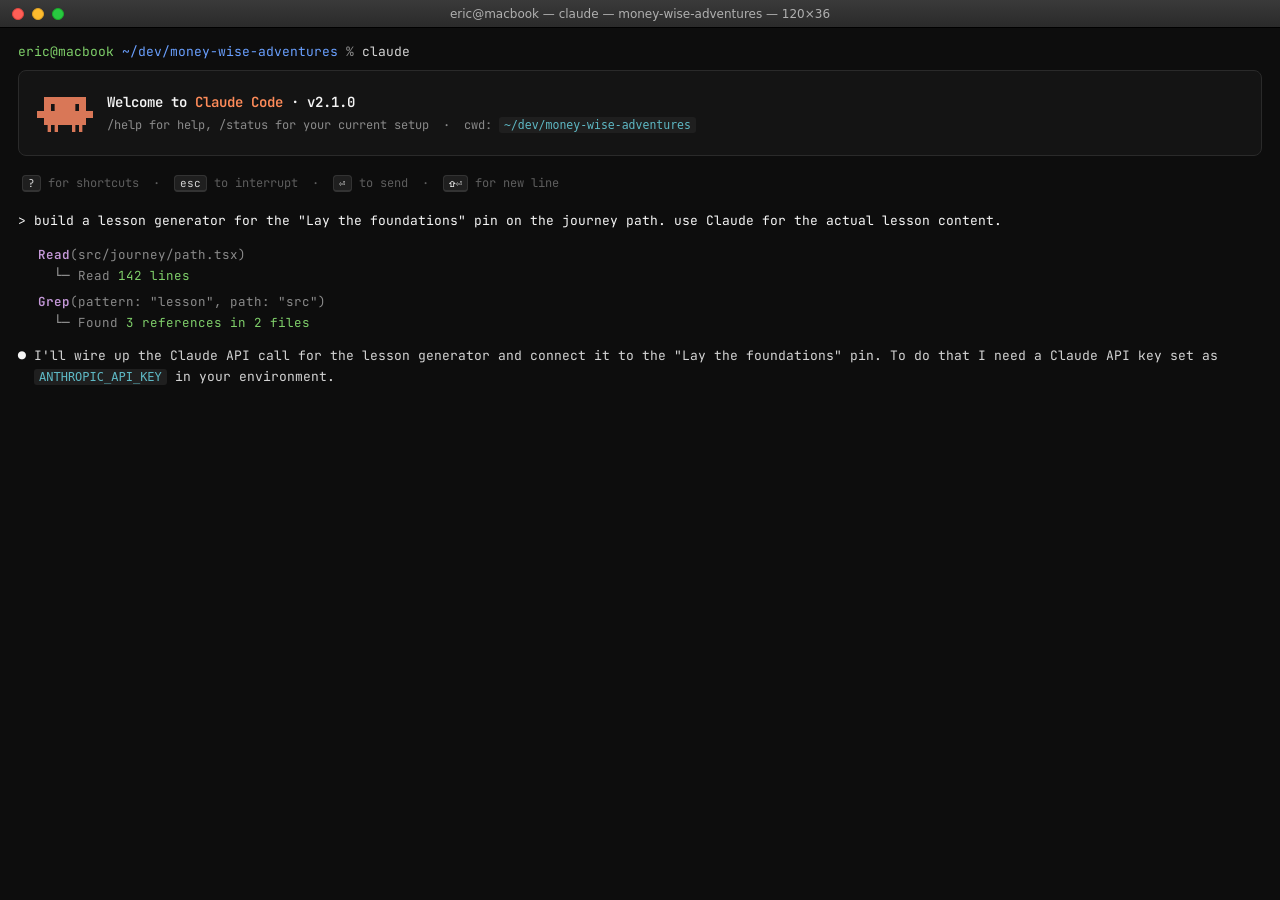
<file: index.html>
<!doctype html>
<html lang="en">
<head>
  <meta charset="utf-8" />
  <title>One-Click API Key Setup — Prototype</title>
  <meta http-equiv="cache-control" content="no-cache, no-store, must-revalidate" />
  <meta http-equiv="pragma" content="no-cache" />
  <meta http-equiv="expires" content="0" />
  <meta http-equiv="refresh" content="0; url=01-claude-code-trigger.html" />
  <link rel="canonical" href="01-claude-code-trigger.html" />
  <script>window.location.replace('01-claude-code-trigger.html');</script>
  <style>
    body { font-family: system-ui, sans-serif; padding: 48px; color: #57534e; background: #fafaf9; }
    a { color: #1a1a1a; }
  </style>
</head>
<body>
  <p>Loading prototype… If you aren't redirected, <a href="01-claude-code-trigger.html">click here to start the demo</a>.</p>
  <p style="font-size:13px;color:#a8a29e;margin-top:24px">Looking for the developer card grid? <a href="screens.html">View all screens</a>.</p>
</body>
</html>
</file>
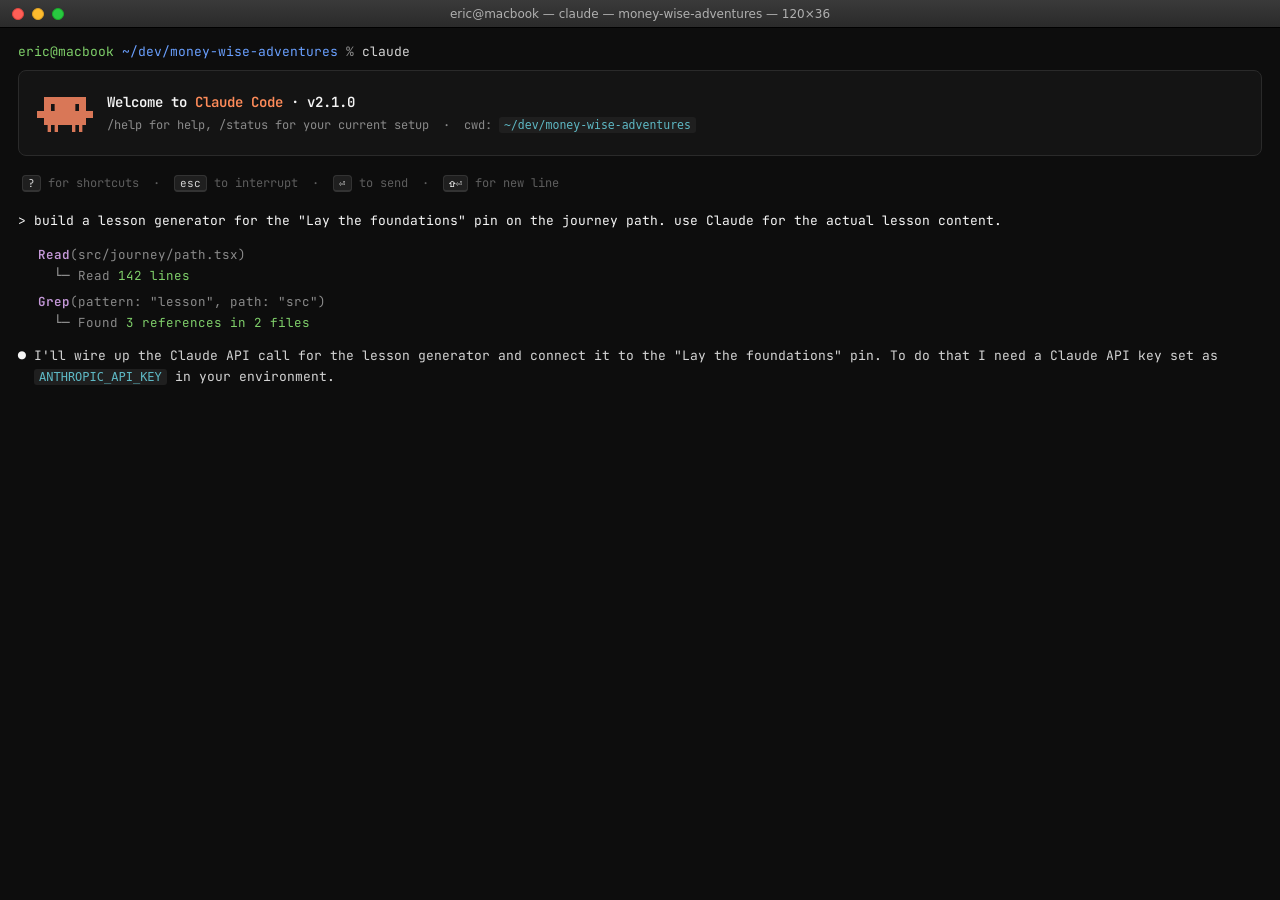
<file: 01-claude-code-trigger.html>
<!doctype html>
<html lang="en">
<head>
  <meta charset="utf-8" />
  <title>Claude Code — money-wise-adventures</title>
  <link rel="stylesheet" href="styles/shared.css?v=8" />
  <link rel="stylesheet" href="styles/terminal.css?v=8" />
</head>
<body>
  <div class="terminal-window">
    <!-- macOS-style title bar -->
    <div class="term-titlebar">
      <div class="term-traffic">
        <span class="dot red"></span>
        <span class="dot yellow"></span>
        <span class="dot green"></span>
      </div>
      <div class="term-title">eric@macbook — claude — money-wise-adventures — 120×36</div>
    </div>

    <div class="term-body" id="term-body">
      <!-- Shell prompt + claude invocation -->
      <div class="shell-line"><span class="prompt-host">eric@macbook</span> <span class="prompt-path">~/dev/money-wise-adventures</span> <span class="prompt-sign">%</span> <span class="cmd">claude</span></div>

      <!-- Visible by default — page chrome + user's earlier prompt + the tool calls that already ran -->
      <div class="welcome-banner">
        <img class="mascot" src="assets/icons/claude-code-mascot.png" alt="Claude Code" />
        <div class="welcome-text">
          <div class="welcome-title">Welcome to <span class="accent">Claude Code</span> · v2.1.0</div>
          <div class="welcome-sub">/help for help, /status for your current setup &nbsp;·&nbsp; cwd: <code>~/dev/money-wise-adventures</code></div>
        </div>
      </div>

      <div class="tips">
        <span class="key">?</span> for shortcuts &nbsp;·&nbsp; <span class="key">esc</span> to interrupt &nbsp;·&nbsp; <span class="key">⏎</span> to send &nbsp;·&nbsp; <span class="key">⇧⏎</span> for new line
      </div>

      <div class="user-prompt">
        <span class="chev">&gt;</span>
        <span class="text">build a lesson generator for the &quot;Lay the foundations&quot; pin on the journey path. use Claude for the actual lesson content.</span>
      </div>

      <div class="tool-call">
        <span class="name">Read</span><span class="args">(src/journey/path.tsx)</span>
        <span class="branch"><span class="label">└─ Read</span> <span class="value">142 lines</span></span>
      </div>
      <div class="tool-call">
        <span class="name">Grep</span><span class="args">(pattern: "lesson", path: "src")</span>
        <span class="branch"><span class="label">└─ Found</span> <span class="value">3 references in 2 files</span></span>
      </div>

      <!-- Claude responds -->
      <div class="ai-bullet reveal" data-step="6">
        <span class="bullet">●</span>
        <div class="ai-text">I&apos;ll wire up the Claude API call for the lesson generator and connect it to the &quot;Lay the foundations&quot; pin. To do that I need a Claude API key set as <code>ANTHROPIC_API_KEY</code> in your environment.</div>
      </div>

      <div class="ai-bullet reveal" data-step="7">
        <span class="bullet">●</span>
        <div class="ai-text">No <code>ANTHROPIC_API_KEY</code> found in your environment or <code>frontend/.env</code>. Run <code class="slash">/api-key</code> to start a one-click setup with Anthropic — you&apos;ll approve it in your browser and the key will be written back here automatically.</div>
      </div>

      <!-- User invokes the slash command -->
      <div class="user-prompt reveal" data-step="7b">
        <span class="chev">&gt;</span>
        <span class="text"><span class="slash">/api-key</span></span>
      </div>

      <!-- /api-key output: setup details rendered as plain text inside the terminal -->
      <div class="reveal" data-step="8">
<pre class="term-block">    <span class="dim">Setup     </span>  Anthropic API key (one-click)
    <span class="dim">Status    </span>  <span class="yellow">●</span> waiting for your approval
    <span class="dim">Key name  </span>  <span class="cyan">money-wise-adventures-key</span>
    <span class="dim">Env var   </span>  <span class="cyan">ANTHROPIC_API_KEY</span>
    <span class="dim">Writes to </span>  <span class="cyan">frontend/.env</span></pre>
      </div>

      <!-- Enter-to-open action prompt: plain terminal text, no animation -->
      <div class="reveal" data-step="9">
<pre class="term-block">  Press <span class="white">[Enter]</span> to open <span class="cyan url-link">https://platform.claude.com/setup</span>  ·  <span class="dim">esc to cancel</span></pre>
      </div>

    </div>

    <!-- Bottom composer — sibling of .term-body, pinned to the window bottom -->
    <div class="term-composer reveal" data-step="10">
      <div class="term-composer-box">
        <span class="chev">&gt;</span>
        <span class="cursor"></span>
        <span class="placeholder">Try &quot;edit the lesson UI&quot;</span>
      </div>
      <div class="term-composer-hints">
        <span class="hint">claude-sonnet-4-6 · 124k ctx</span>
        <span class="hint" style="margin-left:auto"><span class="key">⏎</span> send &nbsp; <span class="key">⇧⏎</span> newline &nbsp; <span class="key">⌃C</span> exit</span>
      </div>
      <a href="02-setup-consent.html" class="demo-tip">
        Demo · press <kbd>Enter</kbd> or <span class="link">click here</span> to continue to the next step
      </a>
    </div>
  </div>

  <script src="styles/stream.js?v=8"></script>
  <script>
    (async function () {
      var body = document.getElementById('term-body');

      // Short beat so the viewer registers the existing context, then start
      // streaming Claude's actual reply.
      await delay(450);

      var sequence = [
        { step: '6',  cps: 280, pauseAfter: 280 },   // "I'll wire up..."
        { step: '7',  cps: 280, pauseAfter: 450 },   // "No ANTHROPIC_API_KEY... Run /api-key"
        { step: '7b', cps: 25,  pauseAfter: 350 },   // user types `/api-key` (slow, like typing)
        { step: '8',  cps: 420, pauseAfter: 280 },   // /api-key output: setup details
        { step: '9',  cps: 360, pauseAfter: 0   }    // Press Enter prompt
      ];
      for (var i = 0; i < sequence.length; i++) {
        var s = sequence[i];
        var el = document.querySelector('[data-step="' + s.step + '"]');
        if (el) {
          await streamElement(el, s.cps, body);
          await delay(s.pauseAfter);
        }
      }

      fadeIn(10);
    })();

    // Press Enter (anywhere on the page) to advance to the setup consent screen
    document.addEventListener('keydown', function (e) {
      if (e.key === 'Enter' && !e.shiftKey && !e.metaKey && !e.ctrlKey) {
        e.preventDefault();
        window.location.href = '02-setup-consent.html';
      }
    });
  </script>
</body>
</html>
</file>
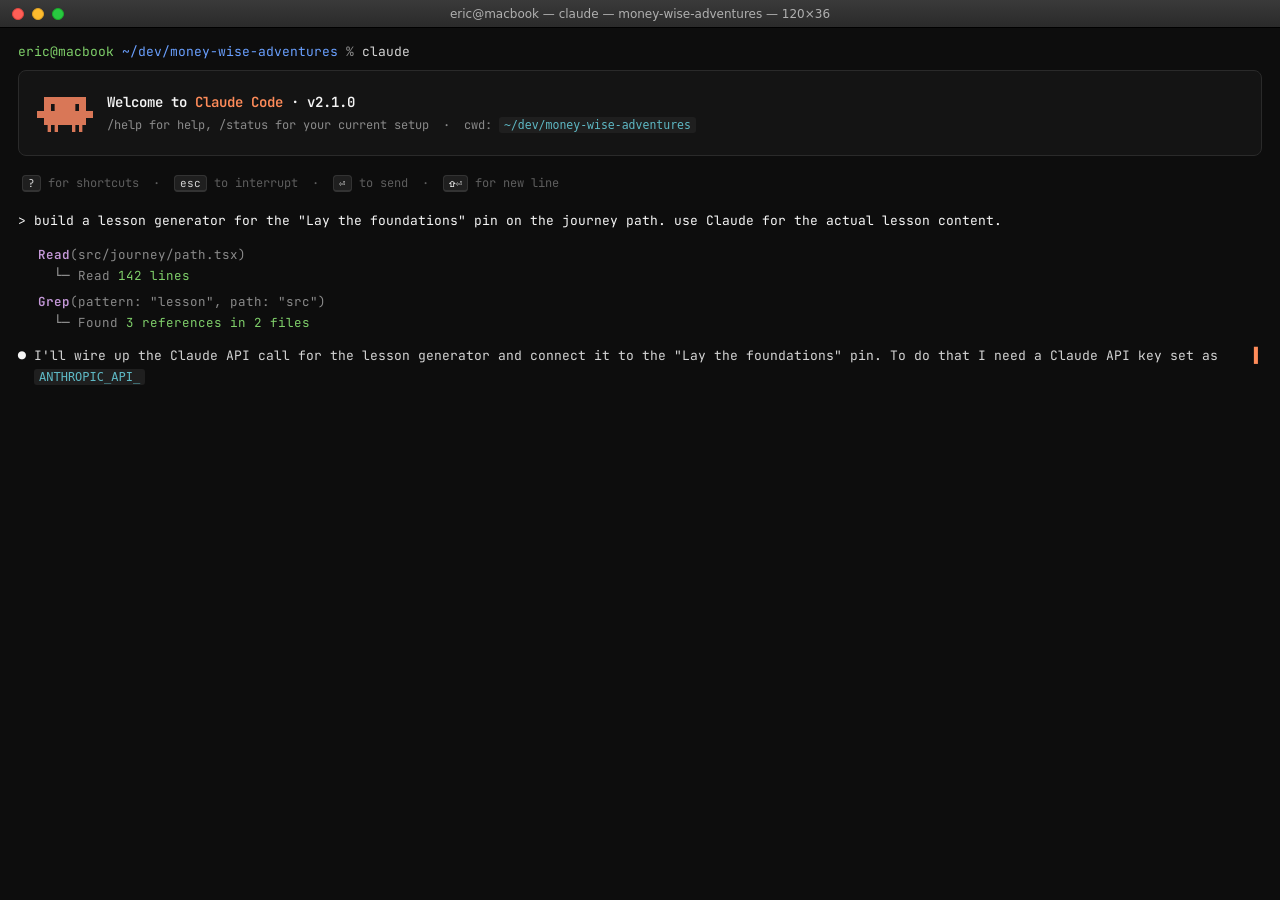
<file: 01-lovable-trigger.html>
<!doctype html>
<html lang="en">
<head>
  <meta charset="utf-8" />
  <meta http-equiv="cache-control" content="no-cache, no-store, must-revalidate" />
  <meta http-equiv="refresh" content="0; url=01-claude-code-trigger.html" />
  <script>window.location.replace('01-claude-code-trigger.html');</script>
  <title>Redirecting…</title>
</head>
<body>
  <p>Redirecting to <a href="01-claude-code-trigger.html">01-claude-code-trigger.html</a>…</p>
</body>
</html>
</file>
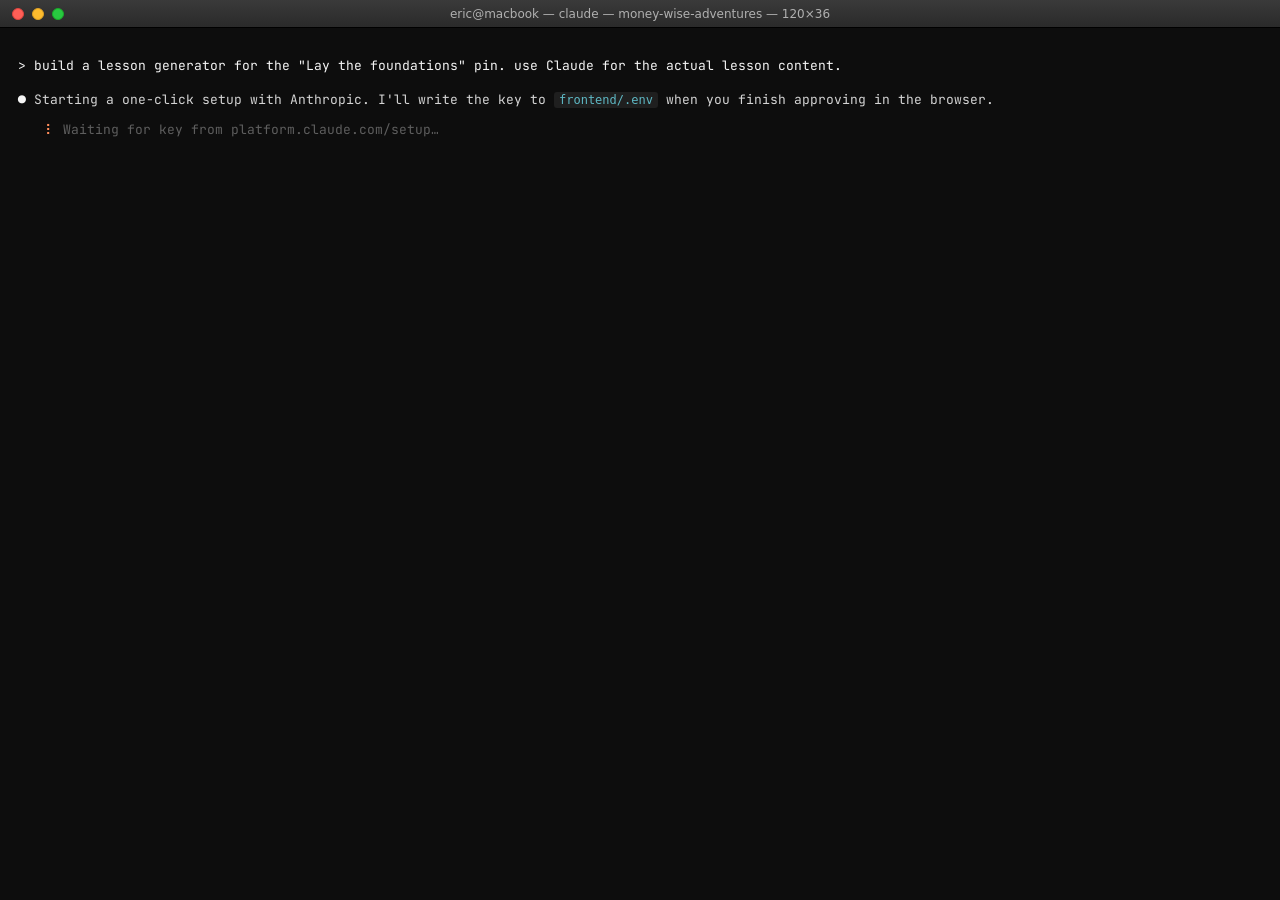
<file: 04-claude-code-resume.html>
<!doctype html>
<html lang="en">
<head>
  <meta charset="utf-8" />
  <title>Claude Code — money-wise-adventures</title>
  <link rel="stylesheet" href="styles/shared.css?v=8" />
  <link rel="stylesheet" href="styles/terminal.css?v=8" />
</head>
<body>
  <div class="terminal-window">
    <!-- macOS-style title bar -->
    <div class="term-titlebar">
      <div class="term-traffic">
        <span class="dot red"></span>
        <span class="dot yellow"></span>
        <span class="dot green"></span>
      </div>
      <div class="term-title">eric@macbook — claude — money-wise-adventures — 120×36</div>
    </div>

    <div class="term-body" id="term-body">
      <!-- Earlier context: the pending setup card from screen 1 (now resolved) -->
      <div class="user-prompt">
        <span class="chev">&gt;</span>
        <span class="text">build a lesson generator for the &quot;Lay the foundations&quot; pin. use Claude for the actual lesson content.</span>
      </div>

      <div class="ai-bullet">
        <span class="bullet">●</span>
        <div class="ai-text">Starting a one-click setup with Anthropic. I&apos;ll write the key to <code>frontend/.env</code> when you finish approving in the browser.</div>
      </div>

      <!-- Transient spinner: "waiting for key" — removed once the key arrives -->
      <div class="spinner-line" id="waiting-spinner">
        <span class="spin-glyph" data-spinner></span>
        <span class="dim">Waiting for key from platform.claude.com/setup…</span>
      </div>

      <div class="reveal" data-step="1">
<pre class="term-block">    <span class="dim">Status     </span>  <span class="green">✓</span> completed · key received
    <span class="dim">Key name   </span>  <span class="cyan">money-wise-adventures-key</span>
    <span class="dim">Env var    </span>  <span class="cyan">ANTHROPIC_API_KEY</span> <span class="dim">· loaded from frontend/.env</span>
    <span class="dim">Fingerprint</span>  <span class="cyan">sk-ant-…a3f2</span>
    <span class="dim">Credits    </span>  $5.00 starter credit available</pre>
      </div>

      <!-- Resumed: Claude continues the original request -->
      <div class="ai-bullet reveal" data-step="2">
        <span class="bullet">●</span>
        <div class="ai-text">Key received. Resuming the lesson generator build.</div>
      </div>

      <div class="tool-call reveal" data-step="3">
        <span class="name">Bash</span><span class="args">(curl -s https://api.anthropic.com/v1/messages -H "x-api-key: $ANTHROPIC_API_KEY" …)</span>
        <span class="branch"><span class="label">└─</span> <span class="value">200 OK · 1,742 tokens · 2.3s</span></span>
      </div>

      <div class="tool-call reveal" data-step="4">
        <span class="name">Write</span><span class="args">(src/lessons/budgeting-101.json)</span>
        <span class="branch"><span class="label">└─</span> <span class="value">Created · 124 lines</span></span>
      </div>

      <div class="tool-call reveal" data-step="5">
        <span class="name">Edit</span><span class="args">(src/journey/path.tsx)</span>
        <span class="branch"><span class="label">└─</span> <span class="value">Added 2 lines, removed 1 line</span></span>
      </div>

      <!-- File diff snippet — unified-diff style with red/green tint rows -->
      <div class="file-block reveal" data-step="6">
        <div class="file-head">
          <span class="path">src/journey/path.tsx</span>
          <span class="lines-added">+2 <span class="removed">−1</span></span>
        </div>
        <div class="file-body">
          <div class="line"><span class="mark"> </span><span class="ln">42</span><span class="code">  const pins = [</span></div>
          <div class="line removed"><span class="mark">-</span><span class="ln">43</span><span class="code">    { id: 'foundations', title: 'Lay the foundations' },</span></div>
          <div class="line added"><span class="mark">+</span><span class="ln">43</span><span class="code">    { id: 'foundations', title: 'Lay the foundations', lesson: lessonLoader('budgeting-101') },</span></div>
          <div class="line added"><span class="mark">+</span><span class="ln">44</span><span class="code">    { id: 'budgeting',   title: 'Build your budget',   lesson: lessonLoader('budgeting-102') },</span></div>
          <div class="line"><span class="mark"> </span><span class="ln">45</span><span class="code">  ];</span></div>
        </div>
      </div>

      <!-- Final assistant summary -->
      <div class="ai-bullet reveal" data-step="7">
        <span class="bullet">●</span>
        <div class="ai-text"><strong>Done.</strong> The lesson generator is wired up and the &quot;Lay the foundations&quot; pin now loads <code>budgeting-101.json</code> on click. I made one API call to verify the key works ($0.004 spent of your $5 credit). Want me to seed the other two pins as well?</div>
      </div>
    </div>

    <!-- Bottom composer — sibling of .term-body, pinned to the window bottom -->
    <div class="term-composer reveal" data-step="8">
      <div class="term-composer-box">
        <span class="chev">&gt;</span>
        <span class="cursor"></span>
        <span class="placeholder">Try &quot;seed budgeting-102 and savings-101&quot;</span>
      </div>
      <div class="term-composer-hints">
        <span class="hint">claude-sonnet-4-6 · 124k ctx · $0.004 spent</span>
        <span class="hint" style="margin-left:auto"><span class="key">⏎</span> send &nbsp; <span class="key">⇧⏎</span> newline &nbsp; <span class="key">⌃C</span> exit</span>
      </div>
    </div>
  </div>

  <script src="styles/stream.js?v=8"></script>
  <script>
    (async function () {
      var body = document.getElementById('term-body');
      var spinnerStop = startSpinner();

      // Spinner ticks for ~1.6s while "waiting for key", then collapses
      await delay(1600);
      var sp = document.getElementById('waiting-spinner');
      if (sp) sp.classList.add('is-gone');
      spinnerStop();

      // Each terminal output block streams in like real Claude Code output
      var sequence = [
        { step: 1, cps: 350, pauseAfter: 300 },   // status block
        { step: 2, cps: 280, pauseAfter: 250 },   // "Key received..."
        { step: 3, cps: 350, pauseAfter: 280 },   // Bash tool call
        { step: 4, cps: 350, pauseAfter: 280 },   // Write tool call
        { step: 5, cps: 350, pauseAfter: 280 },   // Edit tool call
        { step: 6, cps: 450, pauseAfter: 300 },   // file diff (slightly faster — repetitive code)
        { step: 7, cps: 260, pauseAfter: 0   }    // final "Done." summary
      ];
      for (var i = 0; i < sequence.length; i++) {
        var s = sequence[i];
        var el = document.querySelector('[data-step="' + s.step + '"]');
        if (el) {
          await streamElement(el, s.cps, body);
          await delay(s.pauseAfter);
        }
      }

      // Composer fades in normally (UI chrome, not output)
      fadeIn(8);
    })();
  </script>
</body>
</html>
</file>
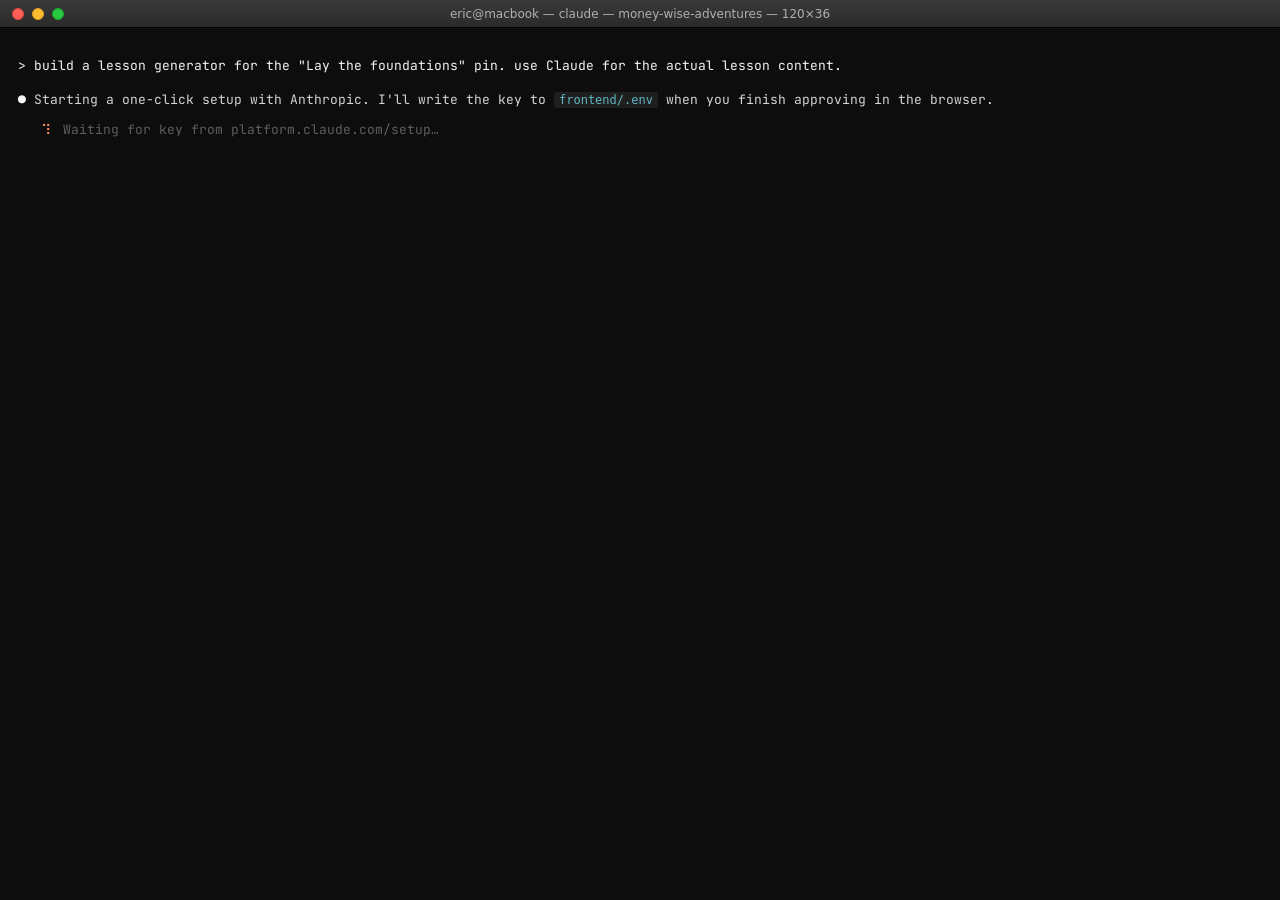
<file: 04-lovable-handoff.html>
<!doctype html>
<html lang="en">
<head>
  <meta charset="utf-8" />
  <meta http-equiv="cache-control" content="no-cache, no-store, must-revalidate" />
  <meta http-equiv="refresh" content="0; url=04-claude-code-resume.html" />
  <script>window.location.replace('04-claude-code-resume.html');</script>
  <title>Redirecting…</title>
</head>
<body>
  <p>Redirecting to <a href="04-claude-code-resume.html">04-claude-code-resume.html</a>…</p>
</body>
</html>
</file>
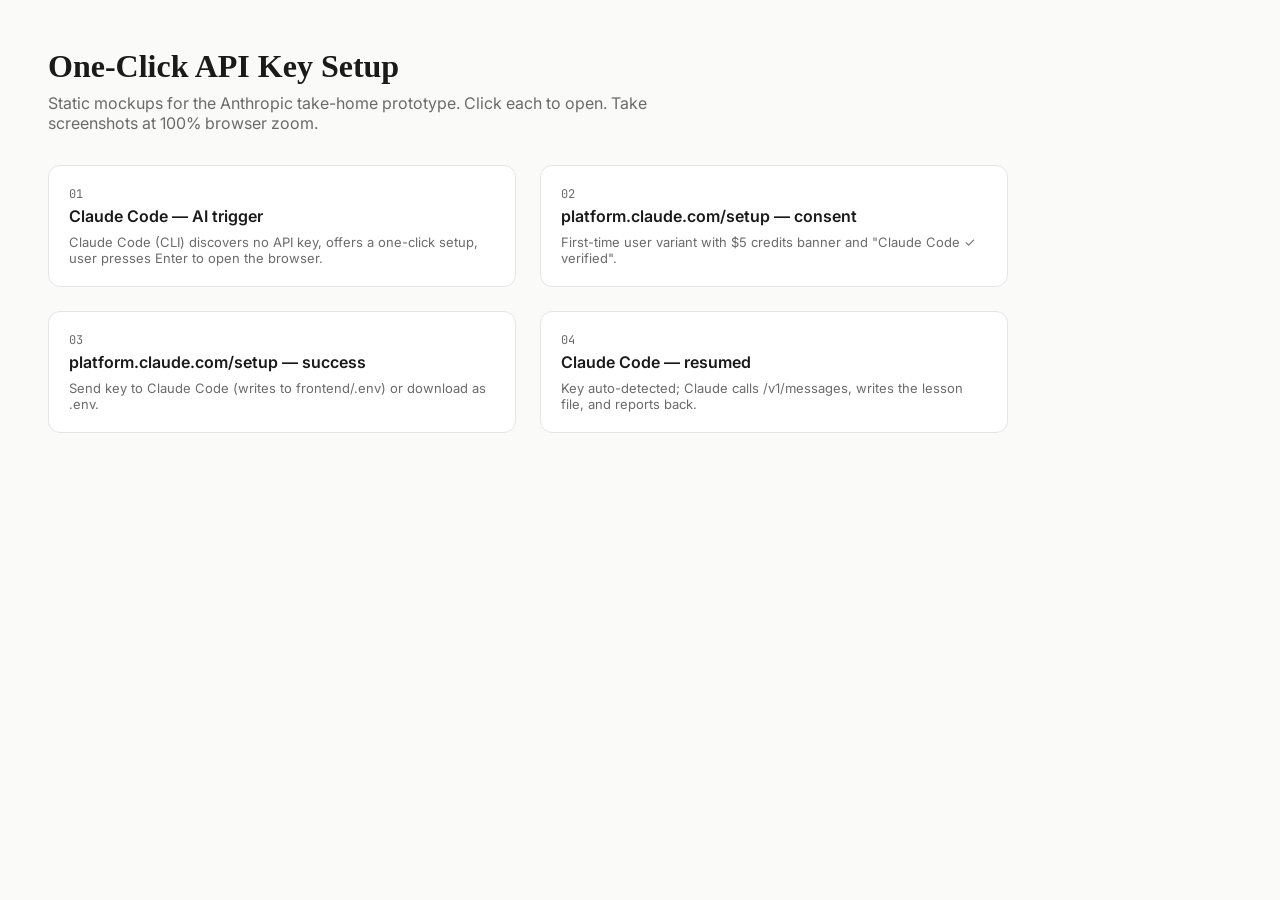
<file: screens.html>
<!doctype html>
<html lang="en">
<head>
  <meta charset="utf-8" />
  <title>One-Click API Key Setup — Prototype Index</title>
  <link rel="stylesheet" href="styles/shared.css" />
  <style>
    body { background: #fafaf9; color: #1a1a1a; padding: 48px; }
    h1 { font-family: var(--font-serif); font-size: 32px; margin: 0 0 8px; }
    p.lede { color: #6b6b6b; margin: 0 0 32px; max-width: 640px; }
    .grid { display: grid; grid-template-columns: repeat(2, 1fr); gap: 24px; max-width: 960px; }
    .card { background: white; border: 1px solid #e5e5e5; border-radius: 12px; padding: 20px; text-decoration: none; color: inherit; transition: border-color 120ms; }
    .card:hover { border-color: #1a1a1a; }
    .card .num { font-family: var(--font-mono); color: #6b6b6b; font-size: 12px; }
    .card h3 { margin: 4px 0 8px; font-size: 16px; font-weight: 600; }
    .card p { margin: 0; color: #6b6b6b; font-size: 13px; }
  </style>
</head>
<body>
  <h1>One-Click API Key Setup</h1>
  <p class="lede">Static mockups for the Anthropic take-home prototype. Click each to open. Take screenshots at 100% browser zoom.</p>
  <div class="grid">
    <a class="card" href="01-claude-code-trigger.html">
      <div class="num">01</div><h3>Claude Code — AI trigger</h3>
      <p>Claude Code (CLI) discovers no API key, offers a one-click setup, user presses Enter to open the browser.</p>
    </a>
    <a class="card" href="02-setup-consent.html">
      <div class="num">02</div><h3>platform.claude.com/setup — consent</h3>
      <p>First-time user variant with $5 credits banner and "Claude Code ✓ verified".</p>
    </a>
    <a class="card" href="03-setup-success.html">
      <div class="num">03</div><h3>platform.claude.com/setup — success</h3>
      <p>Send key to Claude Code (writes to frontend/.env) or download as .env.</p>
    </a>
    <a class="card" href="04-claude-code-resume.html">
      <div class="num">04</div><h3>Claude Code — resumed</h3>
      <p>Key auto-detected; Claude calls /v1/messages, writes the lesson file, and reports back.</p>
    </a>
  </div>
</body>
</html>
</file>
<file: styles/shared.css>
@import url('https://fonts.googleapis.com/css2?family=Inter:wght@400;500;600;700&display=swap');
@import url('https://fonts.googleapis.com/css2?family=JetBrains+Mono:wght@400;500&display=swap');

:root {
  --font-sans: 'Inter', system-ui, -apple-system, sans-serif;
  --font-serif: Charter, 'Iowan Old Style', 'Times New Roman', serif;
  --font-mono: 'JetBrains Mono', ui-monospace, 'SF Mono', monospace;
}

* { box-sizing: border-box; }
html, body { margin: 0; padding: 0; font-family: var(--font-sans); -webkit-font-smoothing: antialiased; }
button { font-family: inherit; cursor: pointer; }
a { color: inherit; }
</file>
<file: styles/terminal.css>
/* Claude Code terminal — mimics a real macOS terminal session */

:root {
  --term-bg: #0d0d0d;
  --term-fg: #d4d4d4;
  --term-dim: #8a8a8a;
  --term-faint: #5e5e5e;
  --term-cyan: #5eb8c4;
  --term-blue: #6aa0ff;
  --term-green: #7fcf6a;
  --term-yellow: #d4b15e;
  --term-orange: #d4a26a;
  --term-magenta: #c599d9;
  --term-red: #e57373;
  --term-white: #f5f5f5;
  --term-accent: #ff8c5a;          /* Claude Code accent (matches mascot) */
  --term-selection: #2c3a52;
  --term-border: #2a2a2a;
}

* { box-sizing: border-box; }

html, body {
  margin: 0;
  padding: 0;
  background: #1c1c1c;
  font-family: 'JetBrains Mono', 'SF Mono', Menlo, Consolas, ui-monospace, monospace;
  -webkit-font-smoothing: antialiased;
  color: var(--term-fg);
}

.terminal-window {
  width: 100vw;
  height: 100vh;
  background: var(--term-bg);
  display: flex;
  flex-direction: column;
  overflow: hidden;
}

/* macOS-style title bar */
.term-titlebar {
  display: flex;
  align-items: center;
  height: 28px;
  background: linear-gradient(180deg, #3a3a3a, #2a2a2a);
  border-bottom: 1px solid #000;
  padding: 0 12px;
  flex-shrink: 0;
  position: relative;
  user-select: none;
}
.term-traffic {
  display: flex;
  gap: 8px;
  align-items: center;
}
.term-traffic .dot {
  width: 12px; height: 12px; border-radius: 999px;
  display: inline-block;
}
.term-traffic .dot.red    { background: #ff5f57; border: 0.5px solid #e0443e; }
.term-traffic .dot.yellow { background: #febc2e; border: 0.5px solid #dea123; }
.term-traffic .dot.green  { background: #28c840; border: 0.5px solid #1aab29; }
.term-title {
  position: absolute;
  left: 0; right: 0;
  text-align: center;
  font-size: 12px;
  color: #b0b0b0;
  font-family: -apple-system, system-ui, sans-serif;
  font-weight: 500;
  pointer-events: none;
}

/* Scrollable terminal body */
.term-body {
  flex: 1;
  min-height: 0;
  overflow-y: auto;
  padding: 14px 18px 18px;
  font-size: 13px;
  line-height: 1.55;
  color: var(--term-fg);
}
.term-body::-webkit-scrollbar { width: 10px; }
.term-body::-webkit-scrollbar-thumb { background: #3a3a3a; border-radius: 6px; }
.term-body::-webkit-scrollbar-track { background: transparent; }

/* The leading shell prompt before claude starts */
.shell-line { color: var(--term-fg); margin: 0 0 6px; white-space: pre-wrap; }
.shell-line .prompt-host { color: var(--term-green); }
.shell-line .prompt-path { color: var(--term-blue); }
.shell-line .prompt-sign { color: var(--term-dim); }
.shell-line .cmd { color: var(--term-fg); }

/* Welcome banner */
.welcome-banner {
  display: flex;
  gap: 14px;
  align-items: center;
  border: 1px solid var(--term-border);
  border-radius: 8px;
  padding: 14px 18px;
  margin: 8px 0 18px;
  background: #141414;
}
.welcome-banner .mascot {
  width: 56px; height: 56px;
  image-rendering: pixelated;
  image-rendering: crisp-edges;
  flex-shrink: 0;
}
.welcome-banner .welcome-text { display: flex; flex-direction: column; gap: 4px; }
.welcome-banner .welcome-title {
  font-size: 14px; font-weight: 600; color: var(--term-white);
}
.welcome-banner .welcome-title .accent { color: var(--term-accent); }
.welcome-banner .welcome-sub {
  font-size: 12px; color: var(--term-dim); line-height: 1.45;
}
.welcome-banner .welcome-sub code {
  background: #1f1f1f; padding: 1px 5px; border-radius: 3px;
  color: var(--term-cyan); font-size: 11.5px;
}

/* Tips line */
.tips {
  color: var(--term-faint);
  font-size: 12px;
  margin: 0 0 18px;
  padding-left: 4px;
}
.tips .key {
  color: var(--term-fg);
  background: #1f1f1f;
  border: 1px solid #333;
  border-bottom-width: 2px;
  border-radius: 4px;
  padding: 0 5px;
  font-size: 11px;
}

/* cwd / model info row */
.meta-row {
  display: flex;
  gap: 18px;
  color: var(--term-faint);
  font-size: 11.5px;
  margin: 0 0 14px;
  padding-left: 4px;
}
.meta-row span strong { color: var(--term-dim); font-weight: 500; }

/* User prompt bubble inside terminal */
.user-prompt {
  display: flex;
  gap: 8px;
  align-items: flex-start;
  margin: 14px 0;
  white-space: pre-wrap;
}
.user-prompt .chev { color: var(--term-white); flex-shrink: 0; }
.user-prompt .text { color: var(--term-white); }

/* Slash command — distinct cyan accent so /api-key reads as a command,
   both when the user types it and when Claude suggests it inline. */
.user-prompt .text .slash {
  color: var(--term-cyan);
  font-weight: 500;
}
code.slash {
  color: var(--term-cyan);
  background: #1f1f1f;
  border-radius: 3px;
  padding: 1px 5px;
  font-family: var(--font-mono);
  font-size: 12px;
}

/* Claude / assistant bullet line */
.ai-bullet {
  display: flex;
  gap: 8px;
  align-items: flex-start;
  margin: 14px 0 6px;
}
.ai-bullet .bullet { color: var(--term-white); flex-shrink: 0; }
.ai-bullet .ai-text { color: var(--term-fg); white-space: pre-wrap; line-height: 1.55; }
.ai-bullet .ai-text code { color: var(--term-cyan); background: #1f1f1f; padding: 1px 5px; border-radius: 3px; font-size: 12px; }
.ai-bullet .ai-text strong { color: var(--term-white); font-weight: 600; }

/* Tool / function call line — like "Read(path)" or "Bash(cmd)" */
.tool-call {
  margin: 6px 0 6px 20px;
  color: var(--term-fg);
  font-size: 12.5px;
}
.tool-call .name { color: var(--term-magenta); font-weight: 600; }
.tool-call .args { color: var(--term-dim); }
.tool-call .branch {
  color: var(--term-faint);
  padding-left: 16px;
  display: block;
  margin-top: 2px;
}
.tool-call .branch .label { color: var(--term-dim); }
.tool-call .branch .value { color: var(--term-green); }
.tool-call .branch .value.err { color: var(--term-red); }
.tool-call .branch .value.warn { color: var(--term-yellow); }

/* Plain-text block — like real CLI output, no card chrome */
.term-block {
  font-family: inherit;
  font-size: 13px;
  line-height: 1.7;
  color: var(--term-fg);
  margin: 8px 0 12px;
  padding: 0;
  background: transparent;
  border: 0;
  white-space: pre;
  overflow-x: auto;
}
.term-block .url-link {
  text-decoration: underline;
  text-decoration-color: #2a4a55;
  text-underline-offset: 2px;
}

/* Generic dim text */
.dim { color: var(--term-faint); }
.cyan { color: var(--term-cyan); }
.green { color: var(--term-green); }
.yellow { color: var(--term-yellow); }
.red { color: var(--term-red); }
.magenta { color: var(--term-magenta); }
.accent { color: var(--term-accent); }
.white { color: var(--term-white); }

/* Bottom composer / input bar — anchored to the terminal window's bottom.
   Real-terminal styling: just two horizontal rules above and below the
   prompt row. No rounded box, no fill. */
.term-composer {
  flex-shrink: 0;
  padding: 6px 18px 10px;
  background: var(--term-bg);
}
.term-composer-box {
  border: 0;
  border-top: 1px solid #3a3a3a;
  border-bottom: 1px solid #3a3a3a;
  border-radius: 0;
  background: transparent;
  padding: 8px 4px;
  display: flex;
  align-items: center;
  gap: 10px;
  font-size: 13px;
}
.term-composer-box .chev { color: var(--term-white); }
.term-composer-box .placeholder { color: var(--term-faint); flex: 1; }
.term-composer-box .cursor {
  display: inline-block;
  width: 8px;
  height: 16px;
  background: var(--term-fg);
  vertical-align: middle;
}
.term-composer-hints {
  display: flex; gap: 14px;
  font-size: 11px;
  color: var(--term-faint);
  margin-top: 6px;
  padding: 0 4px;
}
.term-composer-hints .hint .key {
  color: var(--term-dim);
  background: #1f1f1f;
  border: 1px solid #2a2a2a;
  border-radius: 3px;
  padding: 0 5px;
  font-size: 10.5px;
}

/* Demo-only hint below the composer (not part of the real Claude Code UI) */
.demo-tip {
  display: block;
  margin-top: 10px;
  padding: 8px 10px;
  font-size: 11px;
  font-family: -apple-system, system-ui, sans-serif;
  color: #9aa0a8;
  background: rgba(255, 255, 255, 0.03);
  border: 1px dashed #2f2f2f;
  border-radius: 6px;
  text-align: center;
  text-decoration: none;
  letter-spacing: 0.01em;
  transition: background 120ms, color 120ms, border-color 120ms;
}
.demo-tip:hover {
  background: rgba(255, 255, 255, 0.06);
  color: var(--term-fg);
  border-color: #3a3a3a;
}
.demo-tip kbd {
  font-family: inherit;
  background: #2a2a2a;
  border: 1px solid #3a3a3a;
  border-bottom-width: 2px;
  border-radius: 3px;
  padding: 0 5px;
  color: var(--term-white);
  font-size: 10.5px;
}
.demo-tip .link {
  color: var(--term-cyan);
  text-decoration: underline;
  text-decoration-color: #2a4a55;
  text-underline-offset: 2px;
}

/* Diff-like / file-write blocks for handoff screen */
.file-block {
  margin: 6px 0 10px 20px;
  border: 1px solid #2a2a2a;
  border-radius: 4px;
  overflow: hidden;
  font-size: 12px;
  font-family: inherit;
}
.file-block .file-head {
  background: #161616;
  padding: 6px 12px;
  color: var(--term-dim);
  border-bottom: 1px solid #2a2a2a;
  display: flex; justify-content: space-between; align-items: center;
}
.file-block .file-head .path { color: var(--term-cyan); }
.file-block .file-head .lines-added { color: var(--term-green); }
.file-block .file-head .lines-added .removed { color: var(--term-red); }

.file-block .file-body {
  background: #0f0f0f;
  line-height: 1.65;
  padding: 4px 0;
}
.file-block .file-body .line {
  display: grid;
  grid-template-columns: 16px 38px 1fr;
  column-gap: 8px;
  padding: 0 12px;
  font-family: inherit;
  white-space: pre;
}
.file-block .file-body .line .mark {
  text-align: center;
  user-select: none;
  color: #555;
}
.file-block .file-body .line .ln {
  text-align: right;
  user-select: none;
  color: #555;
}
.file-block .file-body .line .code { color: var(--term-dim); }

.file-block .file-body .line.added {
  background: rgba(127, 207, 106, 0.12);
}
.file-block .file-body .line.added .mark,
.file-block .file-body .line.added .ln { color: var(--term-green); }
.file-block .file-body .line.added .code { color: #d4eecf; }

.file-block .file-body .line.removed {
  background: rgba(229, 115, 115, 0.12);
}
.file-block .file-body .line.removed .mark,
.file-block .file-body .line.removed .ln { color: var(--term-red); }
.file-block .file-body .line.removed .code { color: #ecc7c7; }

/* Spinner / running line */
.run-line { color: var(--term-yellow); margin: 6px 0 6px 20px; font-size: 12.5px; }

/* Generic spinner line — used for "waiting for key" / "thinking" states */
.spinner-line {
  display: flex;
  gap: 10px;
  align-items: center;
  margin: 10px 0 10px 20px;
  font-size: 13px;
  color: var(--term-fg);
  transition: opacity 250ms ease, max-height 350ms ease, margin 350ms ease;
  overflow: hidden;
  max-height: 40px;
}
.spinner-line.is-gone {
  opacity: 0;
  max-height: 0;
  margin-top: 0;
  margin-bottom: 0;
}
.spinner-line .spin-glyph {
  color: var(--term-accent);
  display: inline-block;
  width: 1.1em;
  text-align: center;
  font-size: 14px;
  line-height: 1;
}

/* Reveal — items start hidden; JS reveals them either by streaming
   characters into the element or by toggling visibility for non-text chrome. */
.reveal {
  visibility: hidden;
  opacity: 0;
  transition: opacity 220ms ease;
}
.reveal.is-visible {
  visibility: visible;
  opacity: 1;
}
/* Stream caret — a faint blinking block at the end of the actively
   streaming element so it reads as "typing", not just "appearing". */
.is-streaming::after {
  content: "▌";
  color: var(--term-accent);
  margin-left: 1px;
  animation: caretBlink 0.9s steps(2) infinite;
}
@keyframes caretBlink {
  0%, 50% { opacity: 1; }
  50.01%, 100% { opacity: 0; }
}

/* small separator between turns */
.term-sep {
  height: 0;
  border-top: 1px dashed #1f1f1f;
  margin: 18px 0;
}
</file>
